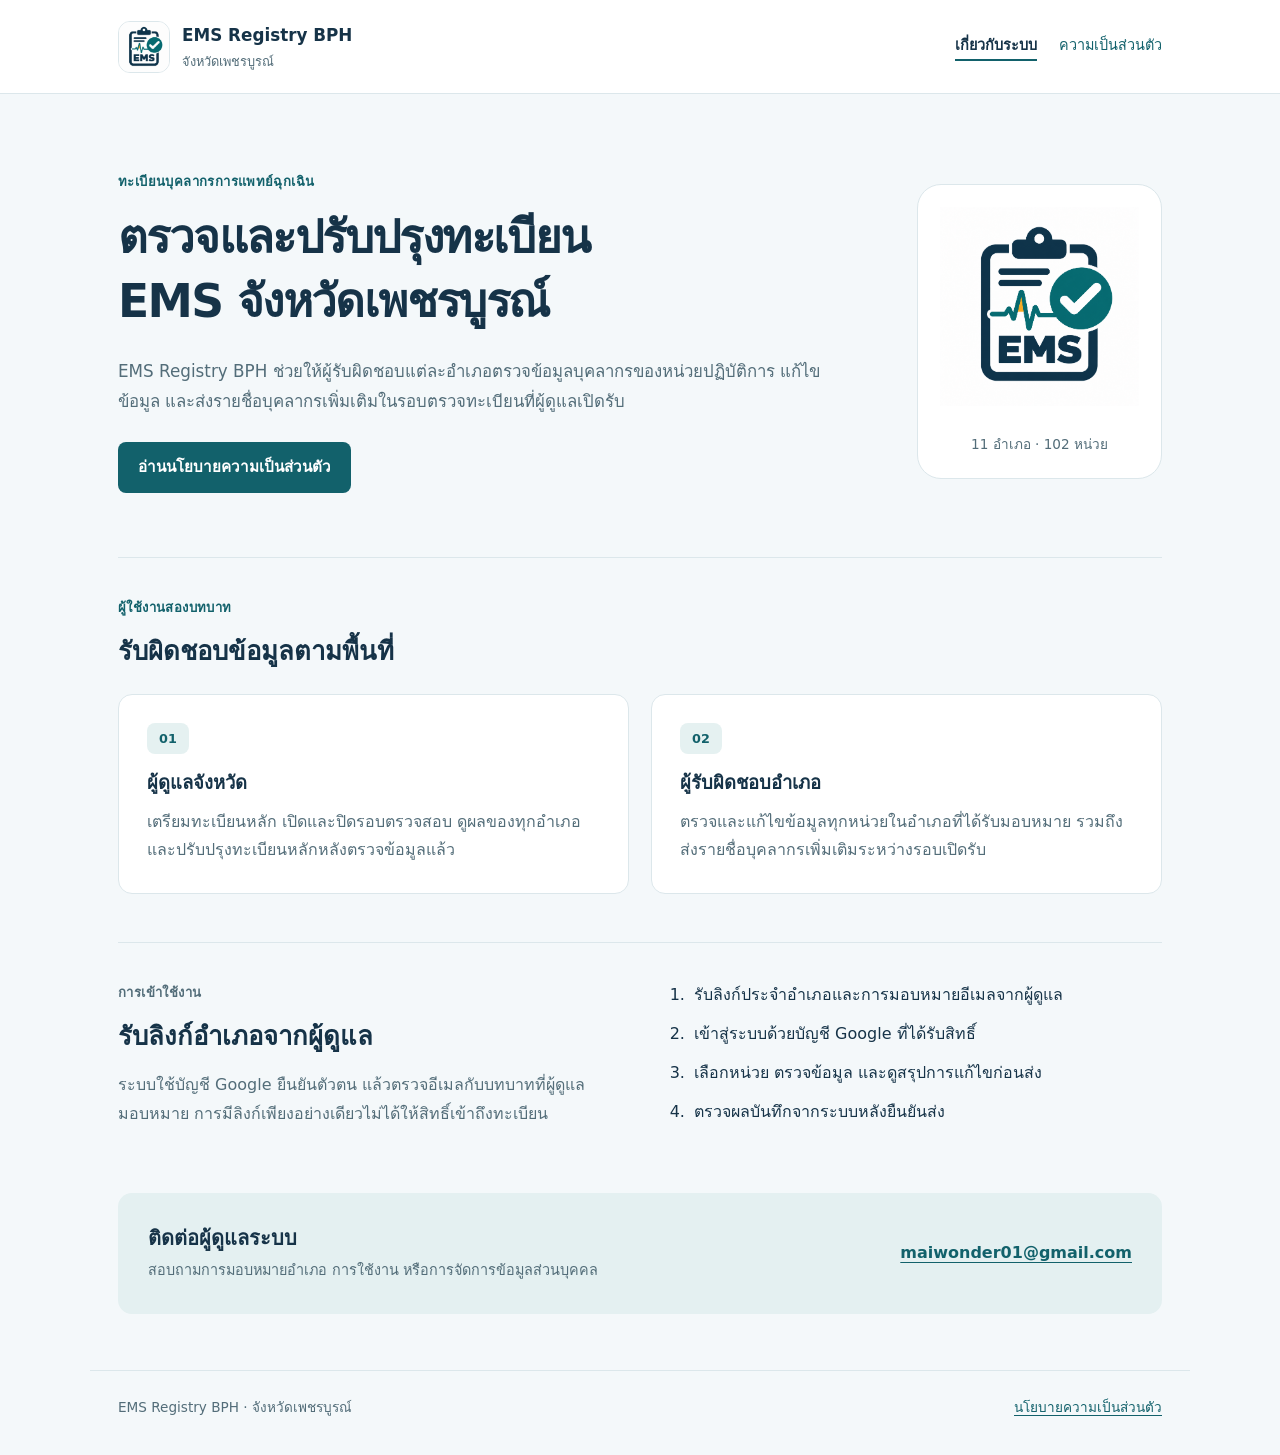
<file: index.html>
<!doctype html>
<html lang="th">
<head>
  <meta charset="utf-8">
  <meta name="viewport" content="width=device-width,initial-scale=1">
  <meta name="description" content="EMS Registry BPH ระบบตรวจสอบและปรับปรุงทะเบียนบุคลากรหน่วยปฏิบัติการแพทย์ฉุกเฉิน จังหวัดเพชรบูรณ์">
  <title>EMS Registry BPH — ทะเบียนบุคลากร EMS จังหวัดเพชรบูรณ์</title>
  <link rel="stylesheet" href="style.css">
  <link rel="icon" type="image/png" href="logo.png">
  <!-- Add a Google Search Console verification meta tag here only if Google requests domain verification. -->
</head>
<body>
  <a class="skip" href="#content">ข้ามไปเนื้อหา</a>
  <header class="site-header">
    <div class="header-inner">
      <a class="brand" href="./" aria-label="EMS Registry BPH หน้าหลัก"><img src="logo.png" alt="" width="52" height="52"><span>EMS Registry BPH<small>จังหวัดเพชรบูรณ์</small></span></a>
      <nav aria-label="เมนูหลัก"><a href="./" aria-current="page">เกี่ยวกับระบบ</a><a href="privacy.html">ความเป็นส่วนตัว</a></nav>
    </div>
  </header>
  <main id="content">
    <section class="hero">
      <div class="hero-copy">
        <p class="eyebrow">ทะเบียนบุคลากรการแพทย์ฉุกเฉิน</p>
        <h1>ตรวจและปรับปรุงทะเบียน<br>EMS จังหวัดเพชรบูรณ์</h1>
        <p class="lead">EMS Registry BPH ช่วยให้ผู้รับผิดชอบแต่ละอำเภอตรวจข้อมูลบุคลากรของหน่วยปฏิบัติการ แก้ไขข้อมูล และส่งรายชื่อบุคลากรเพิ่มเติมในรอบตรวจทะเบียนที่ผู้ดูแลเปิดรับ</p>
        <a class="button" href="privacy.html">อ่านนโยบายความเป็นส่วนตัว</a>
      </div>
      <div class="hero-mark"><img src="logo.png" alt="โลโก้ EMS Registry BPH" width="200" height="200"><p>11 อำเภอ · 102 หน่วย</p></div>
    </section>
    <section class="section" aria-labelledby="roles">
      <p class="eyebrow">ผู้ใช้งานสองบทบาท</p><h2 id="roles">รับผิดชอบข้อมูลตามพื้นที่</h2>
      <div class="cards">
        <article class="card"><span class="number" aria-hidden="true">01</span><h3>ผู้ดูแลจังหวัด</h3><p>เตรียมทะเบียนหลัก เปิดและปิดรอบตรวจสอบ ดูผลของทุกอำเภอ และปรับปรุงทะเบียนหลักหลังตรวจข้อมูลแล้ว</p></article>
        <article class="card"><span class="number" aria-hidden="true">02</span><h3>ผู้รับผิดชอบอำเภอ</h3><p>ตรวจและแก้ไขข้อมูลทุกหน่วยในอำเภอที่ได้รับมอบหมาย รวมถึงส่งรายชื่อบุคลากรเพิ่มเติมระหว่างรอบเปิดรับ</p></article>
      </div>
    </section>
    <section class="section steps" aria-labelledby="usage">
      <div><p class="eyebrow">การเข้าใช้งาน</p><h2 id="usage">รับลิงก์อำเภอจากผู้ดูแล</h2><p>ระบบใช้บัญชี Google ยืนยันตัวตน แล้วตรวจอีเมลกับบทบาทที่ผู้ดูแลมอบหมาย การมีลิงก์เพียงอย่างเดียวไม่ได้ให้สิทธิ์เข้าถึงทะเบียน</p></div>
      <ol><li>รับลิงก์ประจำอำเภอและการมอบหมายอีเมลจากผู้ดูแล</li><li>เข้าสู่ระบบด้วยบัญชี Google ที่ได้รับสิทธิ์</li><li>เลือกหน่วย ตรวจข้อมูล และดูสรุปการแก้ไขก่อนส่ง</li><li>ตรวจผลบันทึกจากระบบหลังยืนยันส่ง</li></ol>
    </section>
    <section class="contact" aria-labelledby="contact-title"><div><h2 id="contact-title">ติดต่อผู้ดูแลระบบ</h2><p>สอบถามการมอบหมายอำเภอ การใช้งาน หรือการจัดการข้อมูลส่วนบุคคล</p></div><a href="mailto:maiwonder01@gmail.com">maiwonder01@gmail.com</a></section>
  </main>
  <footer><p>EMS Registry BPH · จังหวัดเพชรบูรณ์</p><a href="privacy.html">นโยบายความเป็นส่วนตัว</a></footer>
</body>
</html>
</file>
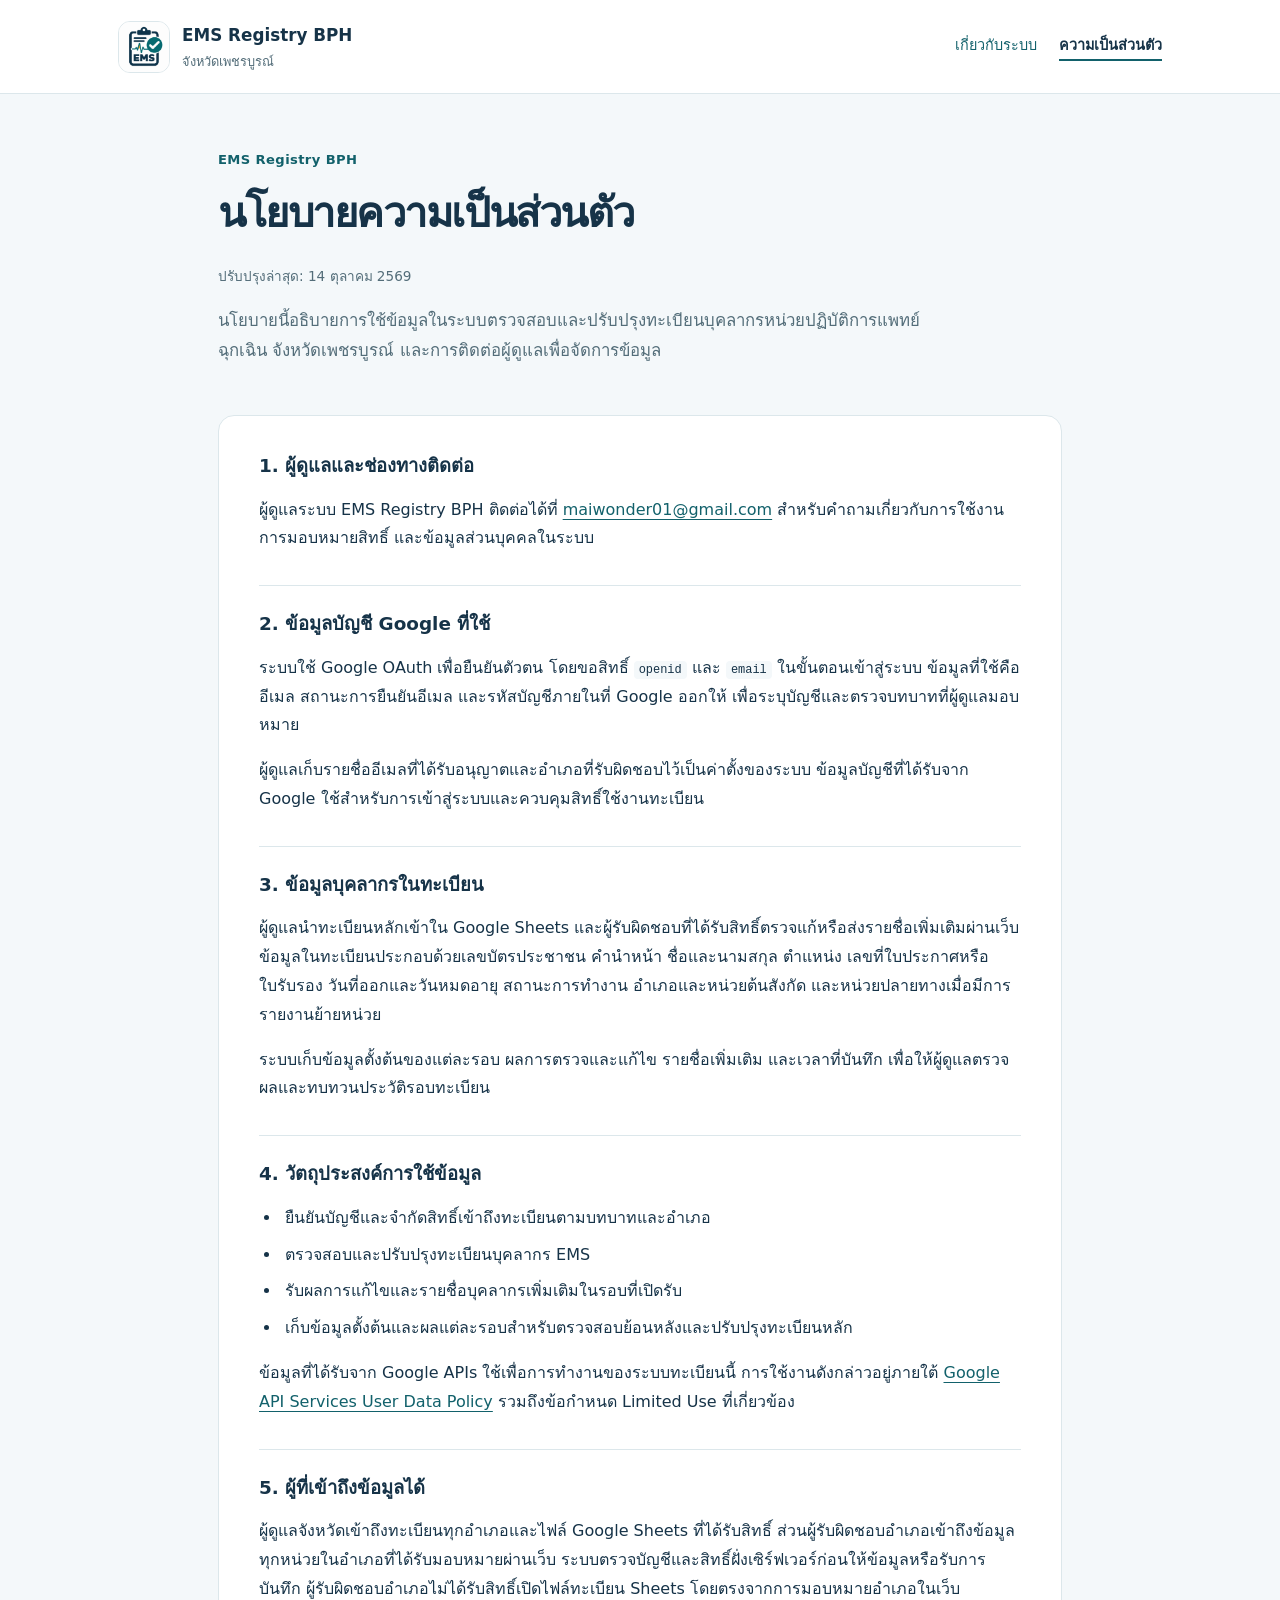
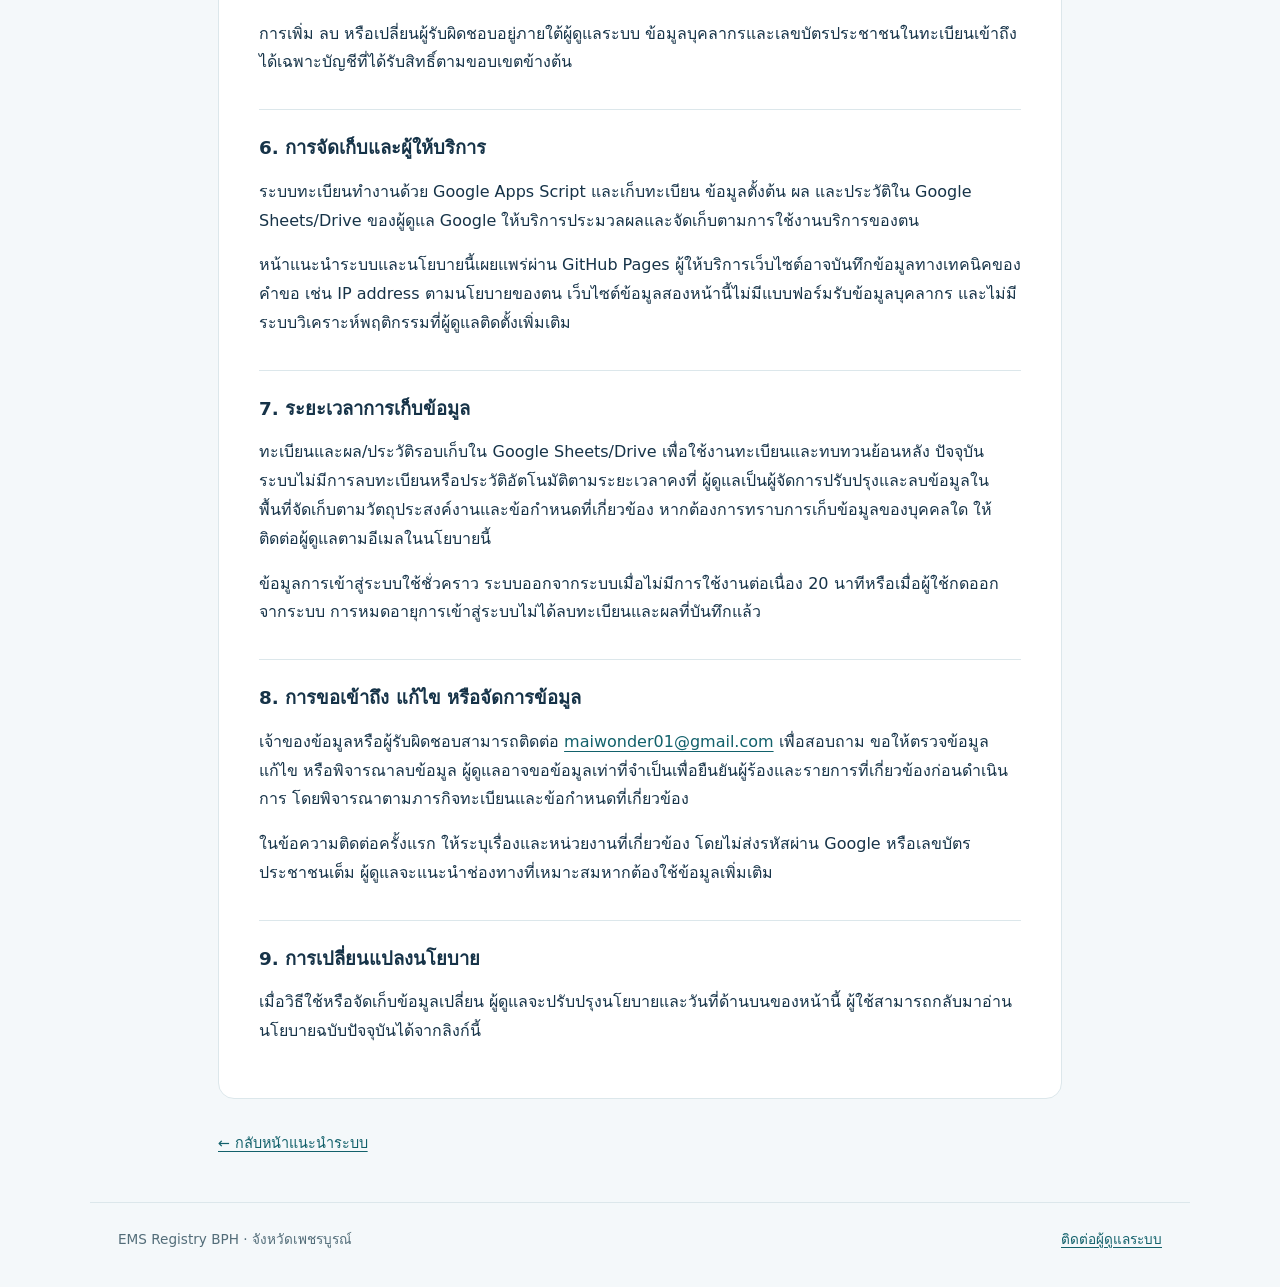
<file: privacy.html>
<!doctype html>
<html lang="th">
<head>
  <meta charset="utf-8">
  <meta name="viewport" content="width=device-width,initial-scale=1">
  <meta name="description" content="นโยบายความเป็นส่วนตัวของ EMS Registry BPH: ข้อมูลที่ใช้ วัตถุประสงค์ สิทธิ์เข้าถึง การเก็บข้อมูล และช่องทางติดต่อผู้ดูแล">
  <title>นโยบายความเป็นส่วนตัว — EMS Registry BPH</title>
  <link rel="stylesheet" href="style.css">
  <link rel="icon" type="image/png" href="logo.png">
</head>
<body>
  <a class="skip" href="#content">ข้ามไปเนื้อหา</a>
  <header class="site-header"><div class="header-inner">
    <a class="brand" href="./" aria-label="EMS Registry BPH หน้าหลัก"><img src="logo.png" alt="" width="52" height="52"><span>EMS Registry BPH<small>จังหวัดเพชรบูรณ์</small></span></a>
    <nav aria-label="เมนูหลัก"><a href="./">เกี่ยวกับระบบ</a><a href="privacy.html" aria-current="page">ความเป็นส่วนตัว</a></nav>
  </div></header>
  <main id="content" class="policy-main">
    <div class="policy-heading"><p class="eyebrow">EMS Registry BPH</p><h1>นโยบายความเป็นส่วนตัว</h1><p class="updated">ปรับปรุงล่าสุด: 14 ตุลาคม 2569</p><p class="lead">นโยบายนี้อธิบายการใช้ข้อมูลในระบบตรวจสอบและปรับปรุงทะเบียนบุคลากรหน่วยปฏิบัติการแพทย์ฉุกเฉิน จังหวัดเพชรบูรณ์ และการติดต่อผู้ดูแลเพื่อจัดการข้อมูล</p></div>
    <article class="policy-body">
      <section><h2>1. ผู้ดูแลและช่องทางติดต่อ</h2><p>ผู้ดูแลระบบ EMS Registry BPH ติดต่อได้ที่ <a href="mailto:maiwonder01@gmail.com">maiwonder01@gmail.com</a> สำหรับคำถามเกี่ยวกับการใช้งาน การมอบหมายสิทธิ์ และข้อมูลส่วนบุคคลในระบบ</p></section>
      <section><h2>2. ข้อมูลบัญชี Google ที่ใช้</h2><p>ระบบใช้ Google OAuth เพื่อยืนยันตัวตน โดยขอสิทธิ์ <code>openid</code> และ <code>email</code> ในขั้นตอนเข้าสู่ระบบ ข้อมูลที่ใช้คืออีเมล สถานะการยืนยันอีเมล และรหัสบัญชีภายในที่ Google ออกให้ เพื่อระบุบัญชีและตรวจบทบาทที่ผู้ดูแลมอบหมาย</p><p>ผู้ดูแลเก็บรายชื่ออีเมลที่ได้รับอนุญาตและอำเภอที่รับผิดชอบไว้เป็นค่าตั้งของระบบ ข้อมูลบัญชีที่ได้รับจาก Google ใช้สำหรับการเข้าสู่ระบบและควบคุมสิทธิ์ใช้งานทะเบียน</p></section>
      <section><h2>3. ข้อมูลบุคลากรในทะเบียน</h2><p>ผู้ดูแลนำทะเบียนหลักเข้าใน Google Sheets และผู้รับผิดชอบที่ได้รับสิทธิ์ตรวจแก้หรือส่งรายชื่อเพิ่มเติมผ่านเว็บ ข้อมูลในทะเบียนประกอบด้วยเลขบัตรประชาชน คำนำหน้า ชื่อและนามสกุล ตำแหน่ง เลขที่ใบประกาศหรือใบรับรอง วันที่ออกและวันหมดอายุ สถานะการทำงาน อำเภอและหน่วยต้นสังกัด และหน่วยปลายทางเมื่อมีการรายงานย้ายหน่วย</p><p>ระบบเก็บข้อมูลตั้งต้นของแต่ละรอบ ผลการตรวจและแก้ไข รายชื่อเพิ่มเติม และเวลาที่บันทึก เพื่อให้ผู้ดูแลตรวจผลและทบทวนประวัติรอบทะเบียน</p></section>
      <section><h2>4. วัตถุประสงค์การใช้ข้อมูล</h2><ul><li>ยืนยันบัญชีและจำกัดสิทธิ์เข้าถึงทะเบียนตามบทบาทและอำเภอ</li><li>ตรวจสอบและปรับปรุงทะเบียนบุคลากร EMS</li><li>รับผลการแก้ไขและรายชื่อบุคลากรเพิ่มเติมในรอบที่เปิดรับ</li><li>เก็บข้อมูลตั้งต้นและผลแต่ละรอบสำหรับตรวจสอบย้อนหลังและปรับปรุงทะเบียนหลัก</li></ul><p>ข้อมูลที่ได้รับจาก Google APIs ใช้เพื่อการทำงานของระบบทะเบียนนี้ การใช้งานดังกล่าวอยู่ภายใต้ <a href="https://developers.google.com/terms/api-services-user-data-policy" target="_blank" rel="noopener noreferrer">Google API Services User Data Policy</a> รวมถึงข้อกำหนด Limited Use ที่เกี่ยวข้อง</p></section>
      <section><h2>5. ผู้ที่เข้าถึงข้อมูลได้</h2><p>ผู้ดูแลจังหวัดเข้าถึงทะเบียนทุกอำเภอและไฟล์ Google Sheets ที่ได้รับสิทธิ์ ส่วนผู้รับผิดชอบอำเภอเข้าถึงข้อมูลทุกหน่วยในอำเภอที่ได้รับมอบหมายผ่านเว็บ ระบบตรวจบัญชีและสิทธิ์ฝั่งเซิร์ฟเวอร์ก่อนให้ข้อมูลหรือรับการบันทึก ผู้รับผิดชอบอำเภอไม่ได้รับสิทธิ์เปิดไฟล์ทะเบียน Sheets โดยตรงจากการมอบหมายอำเภอในเว็บ</p><p>การเพิ่ม ลบ หรือเปลี่ยนผู้รับผิดชอบอยู่ภายใต้ผู้ดูแลระบบ ข้อมูลบุคลากรและเลขบัตรประชาชนในทะเบียนเข้าถึงได้เฉพาะบัญชีที่ได้รับสิทธิ์ตามขอบเขตข้างต้น</p></section>
      <section><h2>6. การจัดเก็บและผู้ให้บริการ</h2><p>ระบบทะเบียนทำงานด้วย Google Apps Script และเก็บทะเบียน ข้อมูลตั้งต้น ผล และประวัติใน Google Sheets/Drive ของผู้ดูแล Google ให้บริการประมวลผลและจัดเก็บตามการใช้งานบริการของตน</p><p>หน้าแนะนำระบบและนโยบายนี้เผยแพร่ผ่าน GitHub Pages ผู้ให้บริการเว็บไซต์อาจบันทึกข้อมูลทางเทคนิคของคำขอ เช่น IP address ตามนโยบายของตน เว็บไซต์ข้อมูลสองหน้านี้ไม่มีแบบฟอร์มรับข้อมูลบุคลากร และไม่มีระบบวิเคราะห์พฤติกรรมที่ผู้ดูแลติดตั้งเพิ่มเติม</p></section>
      <section><h2>7. ระยะเวลาการเก็บข้อมูล</h2><p>ทะเบียนและผล/ประวัติรอบเก็บใน Google Sheets/Drive เพื่อใช้งานทะเบียนและทบทวนย้อนหลัง ปัจจุบันระบบไม่มีการลบทะเบียนหรือประวัติอัตโนมัติตามระยะเวลาคงที่ ผู้ดูแลเป็นผู้จัดการปรับปรุงและลบข้อมูลในพื้นที่จัดเก็บตามวัตถุประสงค์งานและข้อกำหนดที่เกี่ยวข้อง หากต้องการทราบการเก็บข้อมูลของบุคคลใด ให้ติดต่อผู้ดูแลตามอีเมลในนโยบายนี้</p><p>ข้อมูลการเข้าสู่ระบบใช้ชั่วคราว ระบบออกจากระบบเมื่อไม่มีการใช้งานต่อเนื่อง 20 นาทีหรือเมื่อผู้ใช้กดออกจากระบบ การหมดอายุการเข้าสู่ระบบไม่ได้ลบทะเบียนและผลที่บันทึกแล้ว</p></section>
      <section><h2>8. การขอเข้าถึง แก้ไข หรือจัดการข้อมูล</h2><p>เจ้าของข้อมูลหรือผู้รับผิดชอบสามารถติดต่อ <a href="mailto:maiwonder01@gmail.com">maiwonder01@gmail.com</a> เพื่อสอบถาม ขอให้ตรวจข้อมูล แก้ไข หรือพิจารณาลบข้อมูล ผู้ดูแลอาจขอข้อมูลเท่าที่จำเป็นเพื่อยืนยันผู้ร้องและรายการที่เกี่ยวข้องก่อนดำเนินการ โดยพิจารณาตามภารกิจทะเบียนและข้อกำหนดที่เกี่ยวข้อง</p><p>ในข้อความติดต่อครั้งแรก ให้ระบุเรื่องและหน่วยงานที่เกี่ยวข้อง โดยไม่ส่งรหัสผ่าน Google หรือเลขบัตรประชาชนเต็ม ผู้ดูแลจะแนะนำช่องทางที่เหมาะสมหากต้องใช้ข้อมูลเพิ่มเติม</p></section>
      <section><h2>9. การเปลี่ยนแปลงนโยบาย</h2><p>เมื่อวิธีใช้หรือจัดเก็บข้อมูลเปลี่ยน ผู้ดูแลจะปรับปรุงนโยบายและวันที่ด้านบนของหน้านี้ ผู้ใช้สามารถกลับมาอ่านนโยบายฉบับปัจจุบันได้จากลิงก์นี้</p></section>
    </article>
    <a class="back-link" href="./">← กลับหน้าแนะนำระบบ</a>
  </main>
  <footer><p>EMS Registry BPH · จังหวัดเพชรบูรณ์</p><a href="mailto:maiwonder01@gmail.com">ติดต่อผู้ดูแลระบบ</a></footer>
</body>
</html>
</file>
<file: style.css>
:root{color-scheme:light;--ink:#163348;--teal:#12616b;--muted:#536d79;--line:#dce7eb;--paper:#f4f8fa}
*{box-sizing:border-box}html{scroll-behavior:smooth}body{margin:0;color:var(--ink);background:var(--paper);font-family:system-ui,-apple-system,"Segoe UI",Tahoma,sans-serif;line-height:1.8}a{color:var(--teal);text-underline-offset:.22em;overflow-wrap:anywhere}a:focus-visible{outline:3px solid #d9971e;outline-offset:5px;border-radius:3px}.skip{position:absolute;top:8px;left:8px;transform:translateY(-200%);z-index:2;background:white;padding:8px 16px}.skip:focus{transform:none}.site-header{background:white;border-bottom:1px solid var(--line)}.header-inner{max-width:1100px;margin:auto;padding:20px 28px;display:flex;justify-content:space-between;align-items:center;gap:20px}.brand{display:flex;align-items:center;gap:12px;text-decoration:none;color:var(--ink);font-size:1.05rem;font-weight:750}.brand img{object-fit:contain;border:1px solid var(--line);border-radius:12px}.brand small{display:block;font-weight:400;color:var(--muted);font-size:.8rem}nav{display:flex;gap:22px;flex-wrap:wrap}nav a{text-decoration:none;font-size:.9rem}nav a[aria-current="page"]{font-weight:750;color:var(--ink);border-bottom:2px solid var(--teal)}main{max-width:1100px;margin:auto;padding:0 28px}.hero{display:grid;grid-template-columns:minmax(0,1fr) 245px;gap:52px;align-items:center;padding:76px 0 64px}.eyebrow{margin:0 0 12px;font-size:.82rem;letter-spacing:.03em;color:var(--teal);font-weight:750}h1{margin:0 0 22px;font-size:clamp(1.8rem,3.8vw,2.85rem);line-height:1.4;letter-spacing:-.035em}h2{margin:0 0 16px;font-size:1.6rem;line-height:1.5}h3{margin:12px 0 8px;font-size:1.15rem}p{margin:0 0 16px}.lead{max-width:720px;color:var(--muted);font-size:1.05rem}.button{display:inline-block;margin-top:10px;padding:12px 20px;border-radius:8px;color:white;background:var(--teal);text-decoration:none;font-size:.95rem;font-weight:650}.hero-mark{border:1px solid var(--line);border-radius:24px;background:white;text-align:center;padding:22px}.hero-mark img{max-width:100%;height:auto}.hero-mark p{margin:16px 0 0;color:var(--muted);font-size:.85rem}.section{padding:38px 0 48px;border-top:1px solid var(--line)}.cards{display:grid;grid-template-columns:1fr 1fr;gap:22px;margin-top:24px}.card{background:white;border:1px solid var(--line);padding:28px;border-radius:14px}.card p{color:var(--muted);margin:0}.number{display:inline-block;color:var(--teal);background:#e5f1f1;border-radius:8px;padding:4px 12px;font-size:.8rem;font-weight:750}.steps{display:grid;grid-template-columns:1fr 1fr;gap:50px}.steps p{color:var(--muted)}ol{margin:0;padding-left:25px}li{margin-bottom:10px;padding-left:4px}.contact{display:flex;justify-content:space-between;align-items:center;gap:24px;background:#e4f0f1;border-radius:14px;padding:30px;margin:0 0 56px}.contact h2{font-size:1.25rem;margin-bottom:5px}.contact p{margin:0;color:var(--muted);font-size:.9rem}.contact a{font-weight:650}footer{max-width:1100px;margin:auto;padding:24px 28px 36px;border-top:1px solid var(--line);display:flex;justify-content:space-between;gap:20px;color:var(--muted);font-size:.85rem}footer p{margin:0}.policy-main{max-width:900px}.policy-heading{padding:54px 0 34px}.policy-heading h1{font-size:clamp(1.85rem,4vw,2.6rem)}.updated{color:var(--muted);font-size:.85rem}.policy-body{background:white;border:1px solid var(--line);border-radius:16px;padding:36px 40px;margin-bottom:30px}.policy-body section+section{margin-top:32px;padding-top:24px;border-top:1px solid var(--line)}.policy-body h2{font-size:1.15rem}.policy-body p{overflow-wrap:anywhere}.policy-body ul{padding-left:22px}.policy-body li{margin-bottom:8px}.policy-body code{font-size:.92em;background:var(--paper);padding:2px 5px;border-radius:4px}.back-link{display:inline-block;margin-bottom:45px;font-size:.9rem}
@media(max-width:720px){.header-inner{padding:16px 20px;align-items:flex-start;flex-direction:column;gap:16px}nav{gap:20px}main{padding:0 20px}.hero{grid-template-columns:1fr;gap:28px;padding:42px 0 38px}.hero-mark{justify-self:start;padding:18px 22px;display:flex;align-items:center;gap:18px;border-radius:16px}.hero-mark img{width:88px;height:88px}.hero-mark p{margin:0}.cards,.steps{grid-template-columns:1fr;gap:18px}.section{padding:30px 0 36px}.card{padding:24px}.contact{align-items:flex-start;flex-direction:column;padding:24px;gap:15px;margin-bottom:32px}footer{padding:20px;flex-direction:column;gap:8px}.policy-heading{padding-top:36px}.policy-body{padding:24px 20px;border-radius:12px}.policy-body h2{font-size:1.08rem}}
@media(prefers-reduced-motion:reduce){html{scroll-behavior:auto}}
</file>
